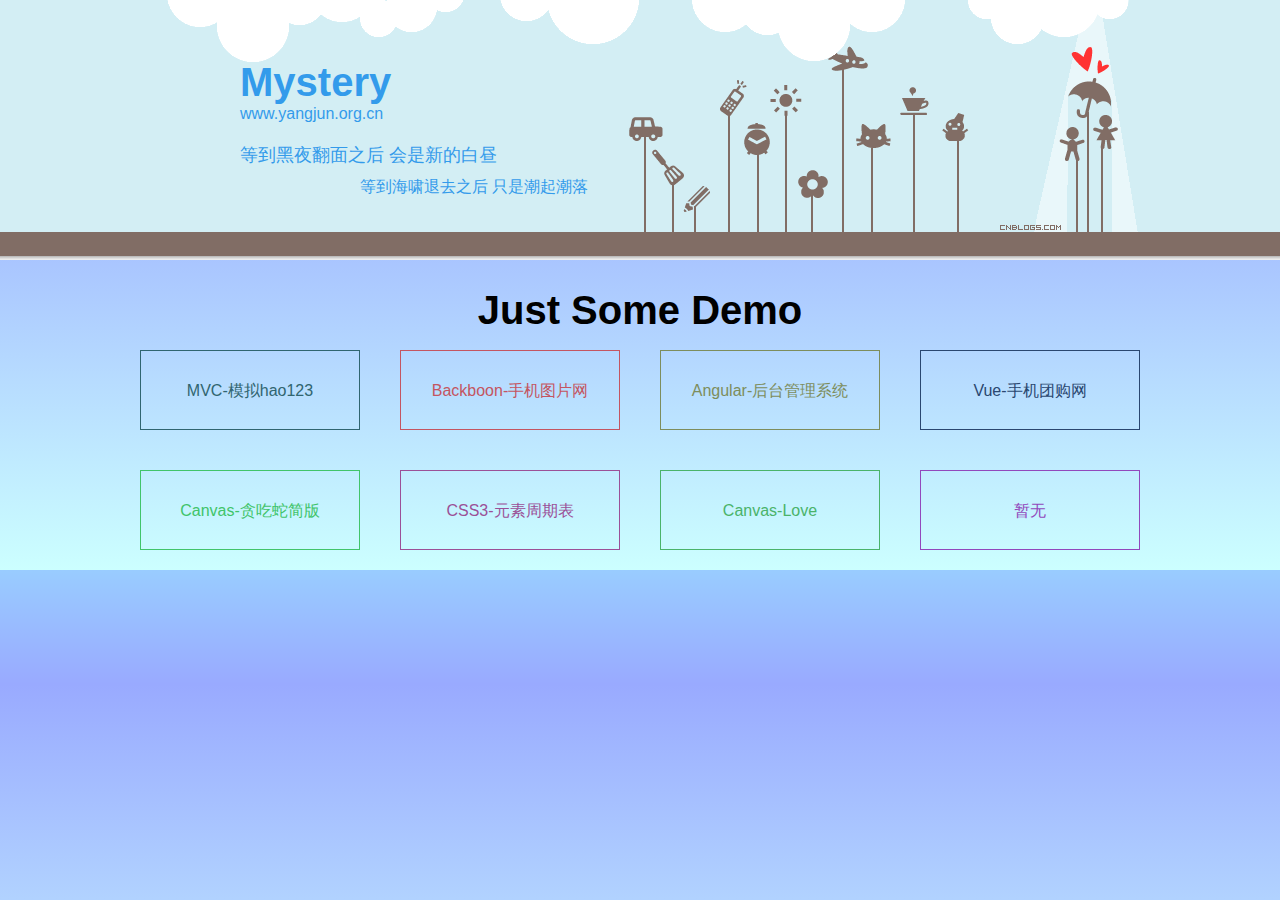
<file: index.html>
<!DOCTYPE html PUBLIC "-//W3C//DTD XHTML 1.0 Transitional//EN" "http://www.w3.org/TR/xhtml1/DTD/xhtml1-transitional.dtd">
<html xmlns="http://www.w3.org/1999/xhtml" xml:lang="en">
<head>
    <meta http-equiv="Content-Type" content="text/html;charset=UTF-8">
    <title>Mystery|Personal Github</title>
    <link rel="stylesheet" type="text/css" href="css/style.css" /> 
    <link rel="icon" type="image/x-icon" href="https://assets-cdn.github.com/favicon.ico">   
</head>
<body>
    <!-- header -->
    <header>        
        <nav>
            <div class="logo">                
                <h1><a href="http://www.yangjun.org.cn">Mystery</a></h1> 
                <p><a href="http://www.yangjun.org.cn">www.yangjun.org.cn</a></p> 
                <p class="pre">等到黑夜翻面之后 会是新的白昼 </p>
                <p class="next">等到海啸退去之后 只是潮起潮落</p>
            </div>
        </nav>
    </header>
    <!-- content -->
<div class="content">
<div class="container">
        <h1>Just Some Demo</h1>      
    <section>
        <!-- <a class="btn-1-2" href="#">Double Swipe</a> -->
        <a class="btn-2" href="hao123">MVC-模拟hao123</a>
        <a class="btn-3" href="pictures"><span>Backboon-手机图片网</span></a>
        <a class="btn-4" href="project"><span>Angular-后台管理系统</span></a>
        <a class="btn-5" href="shopping">Vue-手机团购网</a>
        <a class="btn-7" href="game"><span>Canvas-贪吃蛇简版</span></a>
        <!-- <a class="btn-8" href="#">Smoosh</a> -->
        <a class="btn-9" href="h5"><span>CSS3-元素周期表</span></a>
        <a class="btn-10" href="love"><span>Canvas-Love</span></a>
        <a class="btn-11" href="#">暂无</a>
        </section>
</div>
</div>
     <script src='http://zaole.net/sliding.js'></script>
</body>
</html>
</file>
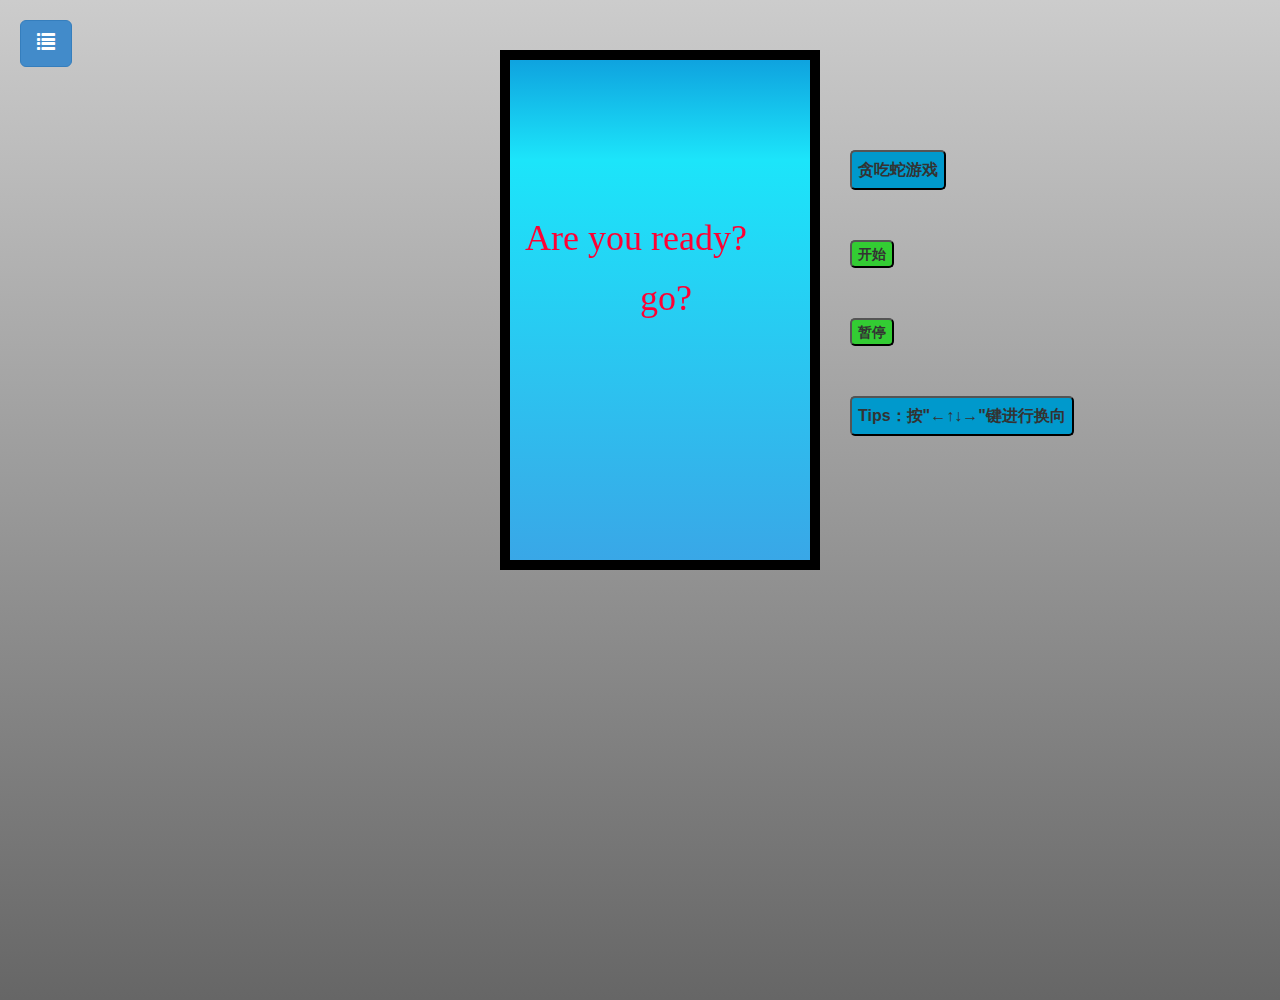
<file: game/index.html>
<!DOCTYPE html>
<html>
<head lang="en">
    <meta charset="UTF-8">
    <title>贪吃蛇—Canvas游戏</title>    
    <link rel="stylesheet" type="text/css" href="css/bootstrap.css">
    <style type="text/css">
        body{
            height: 1000px;
            overflow: hidden;
            background-image:-webkit-linear-gradient(top,#ccc, #999 50%,#666);
        }
       canvas{
            position: fixed;
            left: 500px;
            top: 50px;
        }
        
        .form{            
            position: absolute;
            left: 850px;
            top: 150px;
        }
        input{
            display: block;
            margin-bottom: 50px;
            height: 28px;         
            text-align: center;
            font-size: 14px;
            font-weight: bold;
            border-radius: 5px;
            background-color: #33CC33;
        }
        .name{
            background-color: #0099CC;
            height: 40px;
            font-size: 16px;            
         }
        .show{
            position: absolute;
            left: 20px;
            top: 20px;
        }      
        

    </style>
</head >
<body>        <!-- Button trigger modal -->
<div class="show">
    <button type="button" class="btn btn-primary btn-lg" data-toggle="modal" data-target="#myModal" ><span class="glyphicon glyphicon-list" aria-hidden="true"></span></button>
</div>

<!-- Modal -->
<div class="modal fade" id="myModal" tabindex="-1" role="dialog" aria-labelledby="myModalLabel">
  <div class="modal-dialog" role="document">
    <div class="modal-content">
      <div class="modal-header">
        <button type="button" class="close" data-dismiss="modal" aria-label="Close"><span aria-hidden="true"></span></button>
        <h4 class="modal-title" id="myModalLabel">Mystery</h4>
      </div>
      <div class="modal-body">
        <ul>
          <li><a href="http://www.yangjun.org.cn/">回到首页</a></li>
          <li><a href="http://www.css88.com/book/css/">CSS在线手册</a></li>
        </ul>
        
        
      </div>
      <div class="modal-footer">
        <button type="button" class="btn btn-default" data-dismiss="modal">Close</button>      
      </div>
    </div>
  </div>
</div>
    <audio src="http://sc.111ttt.com/up/mp3/320231/A9F38B9CAB43FB62026C49D46BE95E0B.mp3" autoplay></audio>
<div class="form">
<input type="button" value='贪吃蛇游戏' class='name'>
<input type="button" value='开始' id='start'>
<input type="button" value='暂停' id='pause'>
<input type="button" value='Tips：按"←↑↓→"键进行换向'class="name">
</div>
<canvas width="300" height="500" id="canvas" style="border:10px solid #000;background-image:-webkit-linear-gradient(top,#0fa3df,#1ce5fa 20%,#39a7e7);">请升级您的浏览器</canvas>
<script type="text/javascript" src="js/main.js"></script>
<script type="text/javascript" src="js/jquery-1.12.3.min.js"></script>
<script type="text/javascript" src="js/bootstrap.min.js"></script>

</body>
</html>
</file>
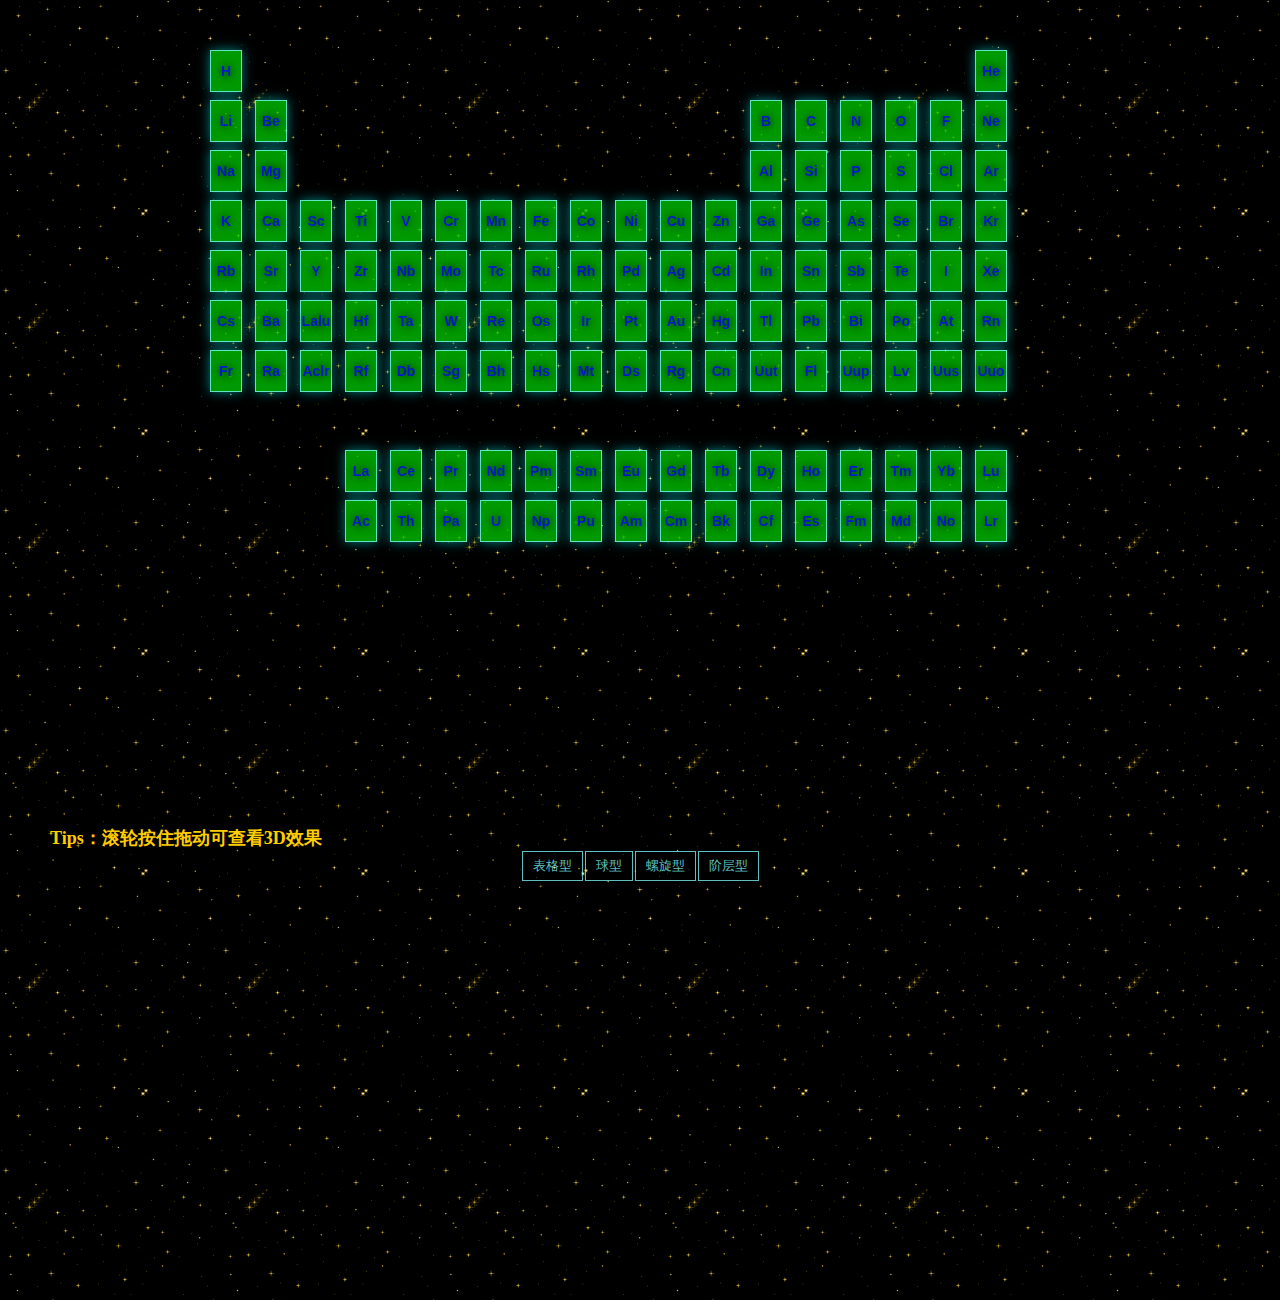
<file: h5/index.html>
<!DOCTYPE html>
<html>
<head>
<meta charset="utf-8">
<meta name="" content="">
<title>元素周期表</title>
<style>
html, body {
	height: 100%;
}
body {
	background: url(3.jpg) center center;
	margin: 0;
	overflow: hidden;
}
.stage{
	width: 1000px;
	height: 800px;
	margin: 400px auto;
	perspective:3000px;
}
.stage .unit{
	width: 1000px;
	height: 800px;
	position: relative;
	transform-style:preserve-3d;
 	transition:all 0.5s ease 0s;
 	text-align: center;
}
.menu {
	position: absolute;
	bottom: 20px;
	width: 100%;
	text-align: center;
}
span {
	width: 30px;
	height: 40px;
	font-family: Helvetica, sans-serif;
	font-size: 14px;
	line-height: 40px;
	font-weight: bold;
	color: rgba(0,0,255,0.8);
    text-shadow: 0 0 10px rgba(0,0,0,0.95);
	box-shadow: 0px 0px 12px rgba(0,255,255,0.5);
	border: 1px solid rgba(127,255,255,0.75);
	text-align: center;
	cursor: default;
	transition:all 3s ease 0s;
	position: absolute;
}

span:hover {
	box-shadow: 0px 0px 12px rgba(0,255,255,0.75);
	border: 1px solid rgba(127,255,255,0.75);
}

button {
	color: rgba(127,255,255,0.75);
	background: transparent;
	outline: 1px solid rgba(127,255,255,0.75);
	border: 0px;
	padding: 5px 10px;
	cursor: pointer;
}
button:hover {
	background-color: rgba(0,255,255,0.5);
}
.tips{
	position: absolute;
	left: 50px;
	bottom: 30px;
	color: rgb(255,204,0);
	font-size: 18px;
	font-weight: bold;
    text-shadow: 0 0 10px rgba(0,0,0,0.95);
}

</style>
</head>
<body>

	<div class="stage">
		<div class="unit">
		
		</div>
	</div>

	<div class="menu">
		<div class="tips">Tips：滚轮按住拖动可查看3D效果</div>
		<button class="table">表格型</button>
		<button class="ball">球型</button>
		<button class="luoxuan">螺旋型</button>
		<button class="jieceng">阶层型</button>
	</div>

	<script src="js/jquery-1.12.3.min.js"></script>
	<script>
		//设置一个存放所有元素的数组，后面存储行、列信息，下面组件dom时使用，只能这样
		var table = [
			"H", 1, 1,
			"He",18, 1,
			"Li",1, 2,
			"Be",2, 2,
			"B",13, 2,
			"C",14, 2,
			"N",15, 2,
			"O",16, 2,
			"F",17, 2,
			"Ne",18, 2,
			"Na",1, 3,
			"Mg",2, 3,
			"Al",13, 3,
			"Si",14, 3,
			"P",15, 3,
			"S",16, 3,
			"Cl",17, 3,
			"Ar",18, 3,
			"K", 1, 4,
			"Ca", 2, 4,
			"Sc", 3, 4,
			"Ti", 4, 4,
			"V", 5, 4,
			"Cr", 6, 4,
			"Mn", 7, 4,
			"Fe",8, 4,
			"Co",9, 4,
			"Ni",10, 4,
			"Cu", 11, 4,
			"Zn", 12, 4,
			"Ga", 13, 4,
			"Ge", 14, 4,
			"As", 15, 4,
			"Se", 16, 4,
			"Br", 17, 4,
			"Kr", 18, 4,
			"Rb", 1, 5,
			"Sr", 2, 5,
			"Y",  3, 5,
			"Zr", 4, 5,
			"Nb", 5, 5,
			"Mo",  6, 5,
			"Tc",  7, 5,
			"Ru", 8, 5,
			"Rh", 9, 5,
			"Pd", 10, 5,
			"Ag", 11, 5,
			"Cd", 12, 5,
			"In", 13, 5,
			"Sn", 14, 5,
			"Sb", 15, 5,
			"Te", 16, 5,
			"I",  17, 5,
			"Xe", 18, 5,
			"Cs", 1, 6,
			"Ba", 2, 6,
			"Lalu",3,6,
			"Aclr",3,7,
			"La", 4, 9,
			"Ce", 5, 9,
			"Pr", 6, 9,
			"Nd", 7, 9,
			"Pm", 8, 9,
			"Sm", 9, 9,
			"Eu", 10, 9,
			"Gd", 11, 9,
			"Tb", 12, 9,
			"Dy",13, 9,
			"Ho",14, 9,
			"Er",15, 9,
			"Tm",16, 9,
			"Yb",17, 9,
			"Lu", 18, 9,
			"Hf",4, 6,
			"Ta",5, 6,
			"W",6, 6,
			"Re", 7, 6,
			"Os", 8, 6,
			"Ir", 9, 6,
			"Pt", 10, 6,
			"Au", 11, 6,
			"Hg",12, 6,
			"Tl", 13, 6,
			"Pb", 14, 6,
			"Bi",15, 6,
			"Po",16, 6,
			"At",17, 6,
			"Rn", 18, 6,
			"Fr", 1, 7,
			"Ra", 2, 7,
			"Ac", 4, 10,
			"Th", 5, 10,
			"Pa", 6, 10,
			"U", 7, 10,
			"Np", 8, 10,
			"Pu",9, 10,
			"Am",10, 10,
			"Cm",11, 10,
			"Bk",12, 10,
			"Cf",13, 10,
			"Es", 14, 10,
			"Fm",15, 10,
			"Md", 16, 10,
			"No", 17, 10,
			"Lr",  18, 10,
			"Rf", 4, 7,
			"Db", 5, 7,
			"Sg", 6, 7,
			"Bh", 7, 7,
			"Hs", 8, 7,
			"Mt", 9, 7,
			"Ds",10, 7,
			"Rg", 11, 7,
			"Cn", 12, 7,
			"Uut", 13, 7,
			"Fl",  14, 7,
			"Uup", 15, 7,
			"Lv", 16, 7,
			"Uus", 17, 7,
			"Uuo", 18, 7
		];
		//循环添加元素，把不同的、随机的元素在循环时添加进去。
		var $unit = $(".unit");
		for (var i = 0 ; i< table.length ; i+=3) {
		
			//孤儿节点
			$spani = $("<span></span>");
			$spani.html( table[i] );
			//添加预设的随机属性
			$spani.css({
				"left": Math.random()*750-250+"px",
				"top": Math.random()*750 - 250+"px",
				"backgroundColor" : 'rgba(0,204,0,0.75)',
				"transform":"translateZ(" +(Math.random()*3000-1000) +"px)"
			});
			$(".unit").append($spani);
		}
		//再次得到所有span
		$span = $(".unit span");
		// 设置默认样式
		$span.each(function(i){
				$(this).css({
					"transform":"rotateY(" + 0 + "deg) rotateX(" + 0+ "deg) translateZ("+0+"px)" ,
					"left": table[i*3+1]*45+25 +"px",
					"top": table[i*3+2]*50-400 +"px",
				})
			})
		//设置表格css样式
		$(".table").click(function(){
			$span.each(function(i){
				$(this).css({
					"transform":"rotateY(" + 0 + "deg) rotateX(" + 0+ "deg) translateZ("+0+"px)" ,
					"left": table[i*3+1]*45+25 +"px",
					"top": table[i*3+2]*50-400 +"px",
				})
			})
		})
		//设置球形样式表
		$(".ball").click(function(){
		$span.each(function(){
			$(this).css({"left":500,"top": -100});
		})
		//这里的数组编程可以比较灵活，但是为什么没有像老邵那样建数组，因为此时DOM已经存在了，而且携带了唯一信息了，所以不能从新组件DOM，需要按顺序依次添加，不能每一层都从1还是循环。
		var arr = [[0,1] , [1,4] , [5,10] , [15,15] , [30,19] , [49,22] , [71,19] , [90,15] , [105,10] , [115,4] , [119,1]];
		//数组中套数组，每一个小数组中的第一项是起始DOM编号，第二个是此层有几个元素，只要把每一层的元素个数计算好就行了。一共是118个元素。
		for(var i = 0 ; i < arr.length ; i++){
			render(-i+5 , arr[i][0] , arr[i][1]);
		}
		//传入的有三个数据，依次是：
		//1. 层编号：以最下层为-5，中间层为0，最上层为5，总共9层，为什么不是以最下层为1或0起始，因为下面要用到它直接乘以90°/5得到rotateX
		//2. 起始编号，在数组里已经算好了
		//3. 每层元素个数，下面循环使用
		// 顺便说一下，这里的编程思维主要是活用数组读取数据避免摞楼的笨办法，找出每次遍历的共性，利用数组自带数据编号的特点灵活应用。
		function render(floornumb , startnumb , amount){
			for(var i = 0 ; i < amount ; i++){
		//这里说一下，为什么上面循环没写(var i = startnumb ; i < startnumb+amount ; i++)，虽然结果也对。但此时i是元素编号，下面用i去乘每个元素的Y向角度的时候，i到后面会非常大，到118号元素的时候，实际rotateY就非常大，在后续变化类型动画时会Y轴疯狂旋转，大家想象一下。
				$span.eq(i+startnumb).css({
					"transform":"rotateY(" + (i*360/amount +Math.random()*4-2 ) + "deg)rotateX(" + ( floornumb*90/5 + Math.random()*6-3 ) + "deg) translateZ(300px)",
				});
			}
		}
		})
		//螺旋很简单，就是把每个元素依次添加一个线性增加的，translateZ，考拉讲过了。
		$(".luoxuan").click(function(){
			$span.each(function(i){
				$(this).css({
					"transform":"rotateY(" + i*10 + "deg) rotateX(" + 0+ "deg) translateZ(300px)" ,"left":500,"top":i*4-350+"px" 
				})
			})
		})
		//阶层也很简单，大家以前做过粉碎轮播，那个里面为了计算每个元素的行号，列号，用到了parseInt(i/每行个数)和i%每行个数，此时无非是变成了三维，增加了一个层数，所以元素在那一层只要%每层的总个数既得所在层号。
		$(".jieceng").click(function(){
			$span.each(function(i){
				var a = parseInt(i/25);//层号
				var b = i%5;//行号
				var c = (parseInt(i/5))%5;// 列号
				$(this).css({
					"transform":"rotateY(" + 0 + "deg) rotateX(" + 0+ "deg) translateZ("+ a* 150 +"px)" ,"left":b*150+200+"px","top":c*150-300+"px" 
				})
			})
		})
		//下面是鼠标拖拽。天下代码一大抄，抄考拉的，他的有小bug，我没调。勉强使着吧。。有时间改改。
		var startX;
 		var startY;
 		$(document).mousedown(function(event){
 			startX = event.clientX;
 			startY = event.clientY;
 			// console.log(startX,startY);

 			$unit.css("transition","none");

 			$(document).mousemove(function(event){
	 			var deltaX = event.clientX - startX;
	 			var deltaY = event.clientY - startY;
	 			// console.log(deltaX,deltaY);

	 			$unit.css("transform","rotateX(" + -deltaY / 5 + "deg) rotateY(" + deltaX / 5 + "deg)");
	 			return false;
 			});
 		});

 		$(document).mouseup(function(){
			$(document).off("mousemove");

			$unit.css("transition","all 0.5s ease 0s");
		})
 		//其实这几个结构不难，关键在于理解3D运动的本质。大家一定要想明白一件事情就是在元素旋转的时候，它的三个坐标系方向也在随着他某个方向的旋转不断变化的，举个简单的例子：transform： rotateX(90deg) rotateY(90deg)  和 transform： rotateY(90deg) rotateX(90deg) 本质是不一样的。如果能非常其清楚，别的都不难。
	</script>
</body>
</html>
</file>
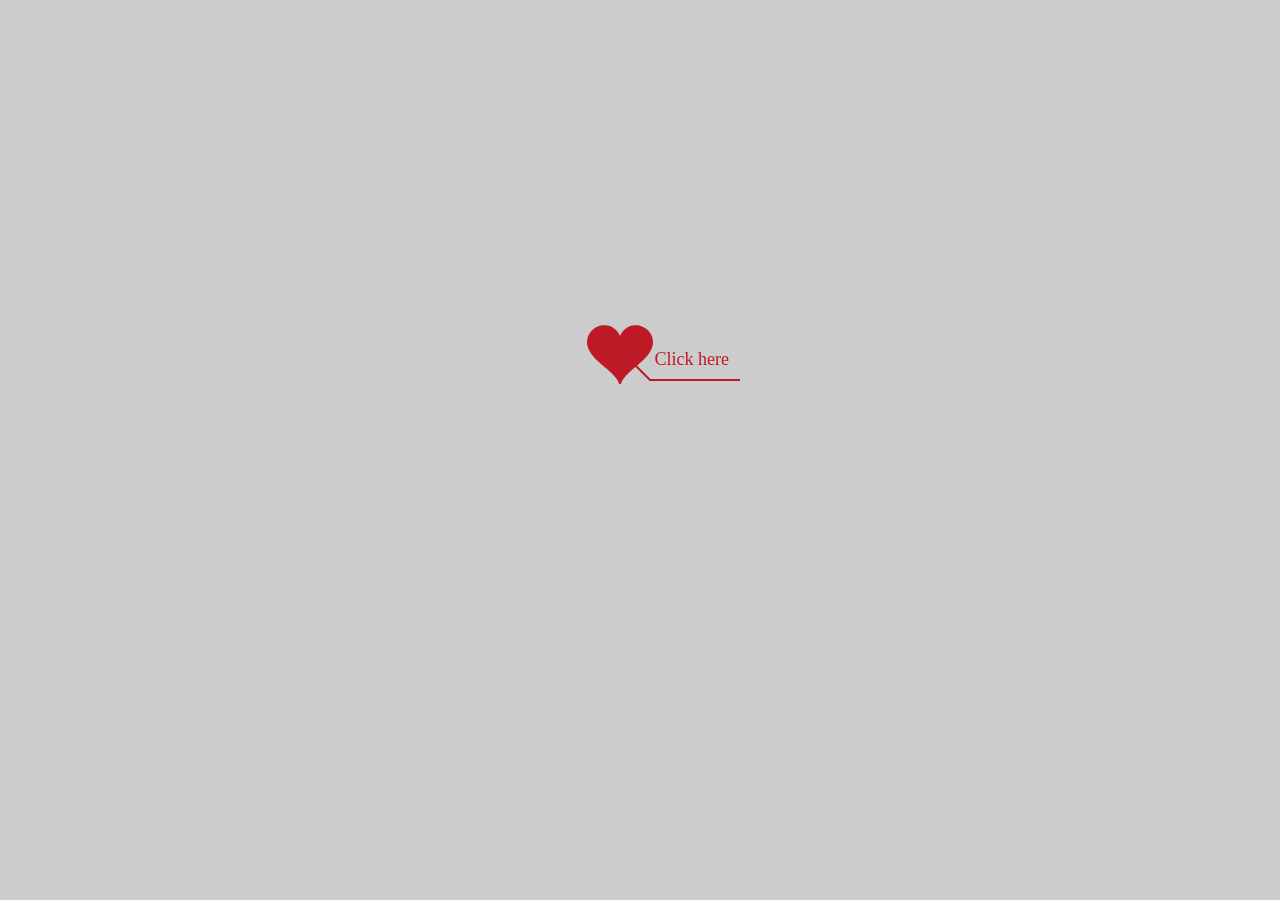
<file: love/index.html>
﻿<!DOCTYPE html PUBLIC "-//W3C//DTD XHTML 1.0 Strict//EN" "http://www.w3.org/TR/xhtml1/DTD/xhtml1-strict.dtd">
<html xml:lang="en" xmlns="http://www.w3.org/1999/xhtml"><head><meta http-equiv="Content-Type" content="text/html; charset=UTF-8">
		<title>范亚君，我爱你，七夕快乐</title>
	    
        <link type="text/css" rel="stylesheet" href="./renxi/default.css">
		<script type="text/javascript" src="./renxi/jquery.min.js"></script>
		<script type="text/javascript" src="./renxi/jscex.min.js"></script>
		<script type="text/javascript" src="./renxi/jscex-parser.js"></script>
		<script type="text/javascript" src="./renxi/jscex-jit.js"></script>
		<script type="text/javascript" src="./renxi/jscex-builderbase.min.js"></script>
		<script type="text/javascript" src="./renxi/jscex-async.min.js"></script>
		<script type="text/javascript" src="./renxi/jscex-async-powerpack.min.js"></script>
		<script type="text/javascript" src="./renxi/functions.js" charset="utf-8"></script>
		<script type="text/javascript" src="./renxi/love.js" charset="utf-8"></script>
	    <style type="text/css">
<!--
.STYLE1 {color: #666666}
-->
        </style>
</head>
    <body>
			<audio autoplay="autopaly">
					<source src="http://sc.111ttt.com/up/mp3/230669/B60CA28FD2A8B3347EF5B766E1FFBB25.mp3" type="audio/mp3" />
			</audio>  
        <div id="main">
            <div id="error">本页面采用HTML5编辑，目前您的浏览器无法显示，请换成谷歌(<a href="http://www.google.cn/chrome/intl/zh-CN/landing_chrome.html?hl=zh-CN&brand=CHMI">Chrome</a>)或者火狐(<a href="http://firefox.com.cn/download/">Firefox</a>)浏览器，或者其他游览器的最新版本。</div>
             <div id="wrap">
                <div id="text">
			        <div id="code">
			    
					  <font color="#FF0000">  	
                <span class="say"> 谨以此献给我的憨家伙——范亚君！</span><br>
				<span class="say"> 你知道吗，</span><br>
                <span class="say"> 虽然我们在一起才一年时间， </span><br>
				<span class="say"> 可我感觉从在一起的时候，我们就一起好熟悉好开心 </span><br>
				<span class="say"> 难以忘记，初次见面</span><br>
				<span class="say"> 睡眼惺忪，就被一种神奇的东西吸引！！！ </span><br>
				<span class="say"> 在一起后，你每次微笑每个表情，都深深印在我的心里</span><br>
				<span class="say"> 我一次次的确信，你就是我一直等的那个她，</span><br>
				<span class="say"> 每次生气，想到你会哭，就好舍不得，赌气的不理你，</span><br>
                <span class="say"> 最后又舍不得的主动打给你，</span><br>
                <span class="say"> 范亚君，</span><br>
                <span class="say"> 我这辈子算是砸你手里了，你要吗？会扔吗？</span><br>
				<span class="say"> 我想对你说：</span><br>
                <span class="say"> 能够遇见你，是我这一辈子最大的幸福，</span><br>
                <span class="say"> 无论何时，我都会相信你，支持你，保护你，</span><br>
                <span class="say"> 我想好好地经营我们的幸福，有属于我们俩的家，</span><br>
                <span class="say"> 并且正在和以后都会一直都会为此而努力着，</span><br>
                <span class="say"> 你愿意陪我吗，</span><br>
                <span class="say"> 情人节快乐！！！</span><br>
				<span class="say"> 爱你哦，妞！！！</span><br>
				<span class="say"><span class="space"></span></span>
			  </font></p>
      </div>
                </div>
                <div id="clock-box">
                    <span class="STYLE1"></span><font color="#33CC00">范亚君，我们在一起</font>
                    <span class="STYLE1">已经是……</span>
                  <div id="clock"></div>
              </div>
                <canvas id="canvas" width="1100" height="680"></canvas>
            </div>
            
        </div>
    
    <script>
    </script>

    <script>
    (function(){
        var canvas = $('#canvas');
		
        if (!canvas[0].getContext) {
            $("#error").show();
            return false;
        }

        var width = canvas.width();
        var height = canvas.height();
        
        canvas.attr("width", width);
        canvas.attr("height", height);

        var opts = {
            seed: {
                x: width / 2 - 20,
                color: "rgb(190, 26, 37)",
                scale: 2
            },
            branch: [
                [535, 680, 570, 250, 500, 200, 30, 100, [
                    [540, 500, 455, 417, 340, 400, 13, 100, [
                        [450, 435, 434, 430, 394, 395, 2, 40]
                    ]],
                    [550, 445, 600, 356, 680, 345, 12, 100, [
                        [578, 400, 648, 409, 661, 426, 3, 80]
                    ]],
                    [539, 281, 537, 248, 534, 217, 3, 40],
                    [546, 397, 413, 247, 328, 244, 9, 80, [
                        [427, 286, 383, 253, 371, 205, 2, 40],
                        [498, 345, 435, 315, 395, 330, 4, 60]
                    ]],
                    [546, 357, 608, 252, 678, 221, 6, 100, [
                        [590, 293, 646, 277, 648, 271, 2, 80]
                    ]]
                ]] 
            ],
            bloom: {
                num: 700,
                width: 1080,
                height: 650,
            },
            footer: {
                width: 1200,
                height: 5,
                speed: 10,
            }
        }

        var tree = new Tree(canvas[0], width, height, opts);
        var seed = tree.seed;
        var foot = tree.footer;
        var hold = 1;

        canvas.click(function(e) {
            var offset = canvas.offset(), x, y;
            x = e.pageX - offset.left;
            y = e.pageY - offset.top;
            if (seed.hover(x, y)) {
                hold = 0; 
                canvas.unbind("click");
                canvas.unbind("mousemove");
                canvas.removeClass('hand');
            }
        }).mousemove(function(e){
            var offset = canvas.offset(), x, y;
            x = e.pageX - offset.left;
            y = e.pageY - offset.top;
            canvas.toggleClass('hand', seed.hover(x, y));
        });

        var seedAnimate = eval(Jscex.compile("async", function () {
            seed.draw();
            while (hold) {
                $await(Jscex.Async.sleep(10));
            }
            while (seed.canScale()) {
                seed.scale(0.95);
                $await(Jscex.Async.sleep(10));
            }
            while (seed.canMove()) {
                seed.move(0, 2);
                foot.draw();
                $await(Jscex.Async.sleep(10));
            }
        }));

        var growAnimate = eval(Jscex.compile("async", function () {
            do {
    	        tree.grow();
                $await(Jscex.Async.sleep(10));
            } while (tree.canGrow());
        }));

        var flowAnimate = eval(Jscex.compile("async", function () {
            do {
    	        tree.flower(2);
                $await(Jscex.Async.sleep(10));
            } while (tree.canFlower());
        }));

        var moveAnimate = eval(Jscex.compile("async", function () {
            tree.snapshot("p1", 240, 0, 610, 680);
            while (tree.move("p1", 500, 0)) {
                foot.draw();
                $await(Jscex.Async.sleep(10));
            }
            foot.draw();
            tree.snapshot("p2", 500, 0, 610, 680);

            // 会有闪烁不得意这样做, (＞﹏＜)
            canvas.parent().css("background", "url(" + tree.toDataURL('image/png') + ")");
            canvas.css("background", "#ccc");
            $await(Jscex.Async.sleep(300));
            canvas.css("background", "none");
        }));

        var jumpAnimate = eval(Jscex.compile("async", function () {
            var ctx = tree.ctx;
            while (true) {
                tree.ctx.clearRect(0, 0, width, height);
                tree.jump();
                foot.draw();
                $await(Jscex.Async.sleep(25));
            }
        }));

        var textAnimate = eval(Jscex.compile("async", function () {
		    var together = new Date();
		    together.setFullYear(2015,7,2); 			//时间年月日
		    together.setHours(14);						//小时	
		    together.setMinutes(28);					//分钟
		    together.setSeconds(0);					//秒前一位
		    together.setMilliseconds(0);				//秒第二位

		    $("#code").show().typewriter();
            $("#clock-box").fadeIn(500);
            while (true) {
                timeElapse(together);
                $await(Jscex.Async.sleep(1000));
            }
        }));

        var runAsync = eval(Jscex.compile("async", function () {
            $await(seedAnimate());
            $await(growAnimate());
            $await(flowAnimate());
            $await(moveAnimate());

            textAnimate().start();

            $await(jumpAnimate());
        }));

        runAsync().start();
    })();
    </script></body></html>
</file>
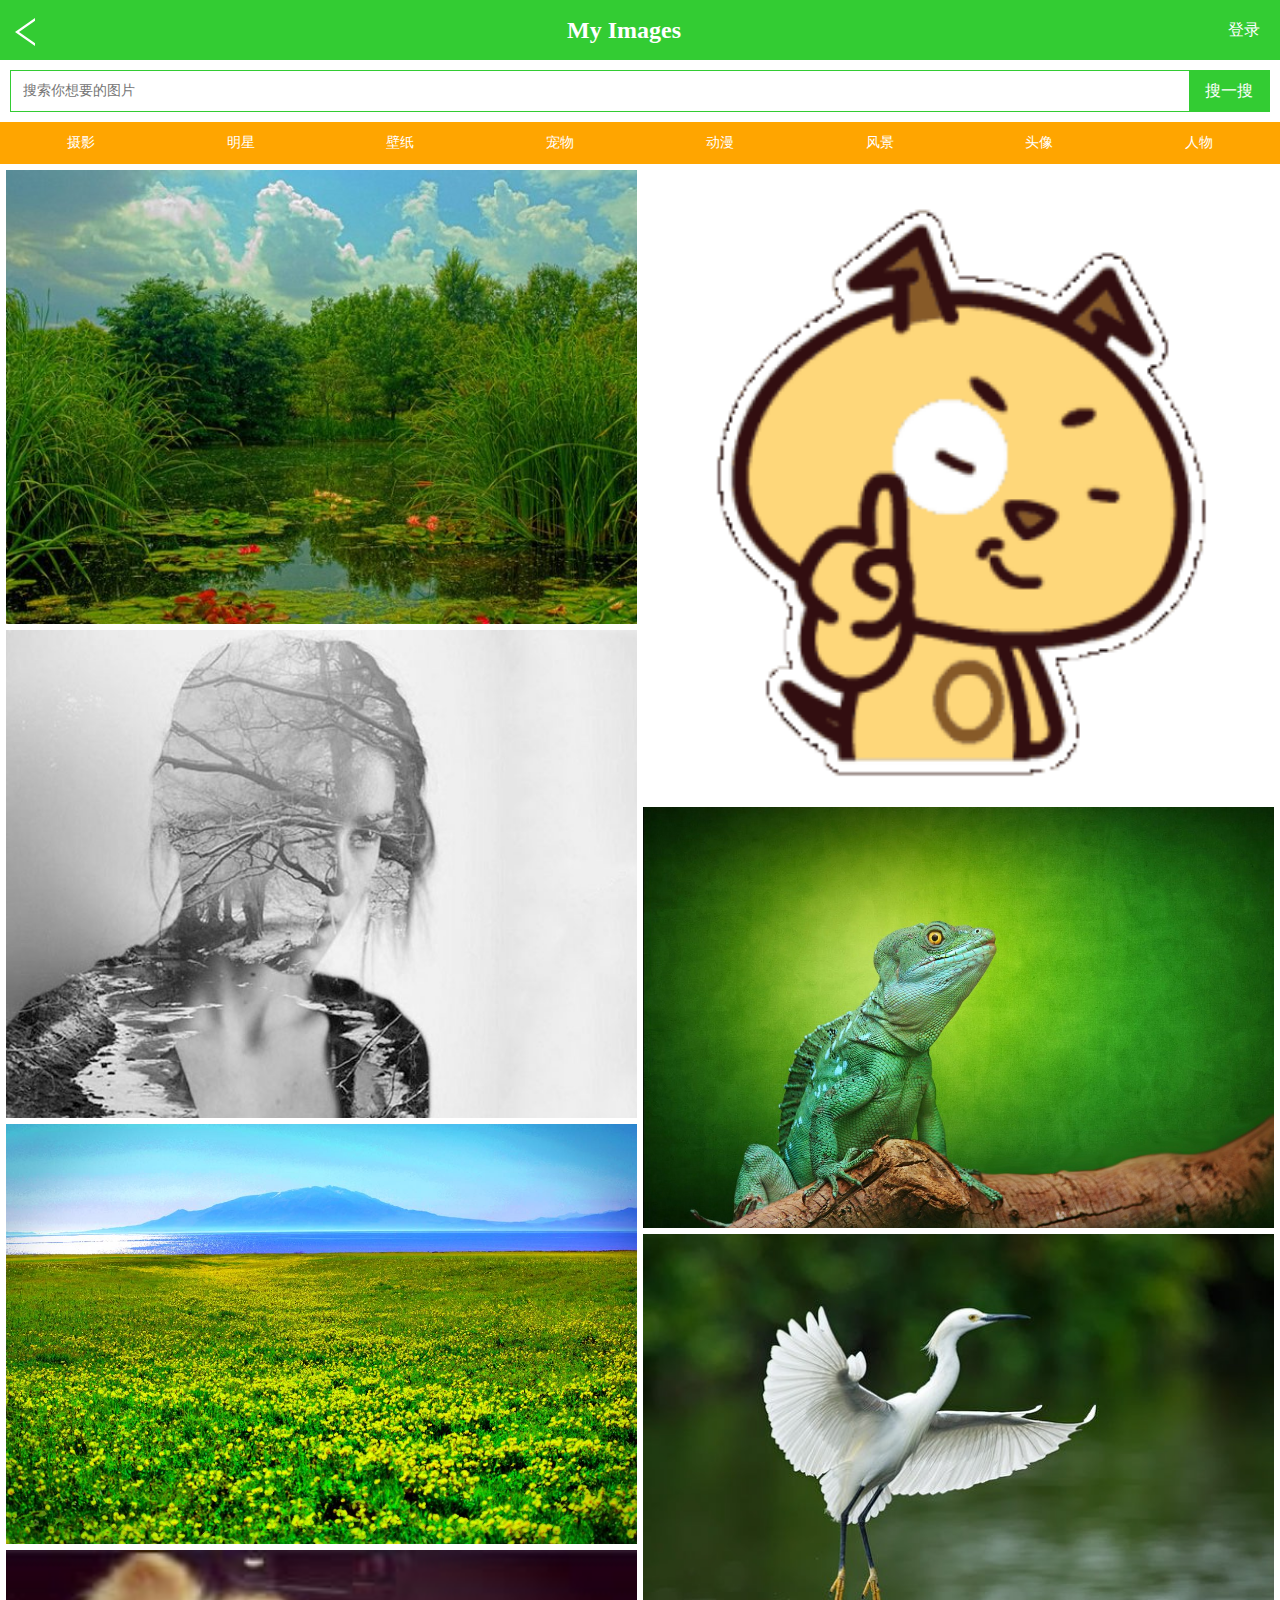
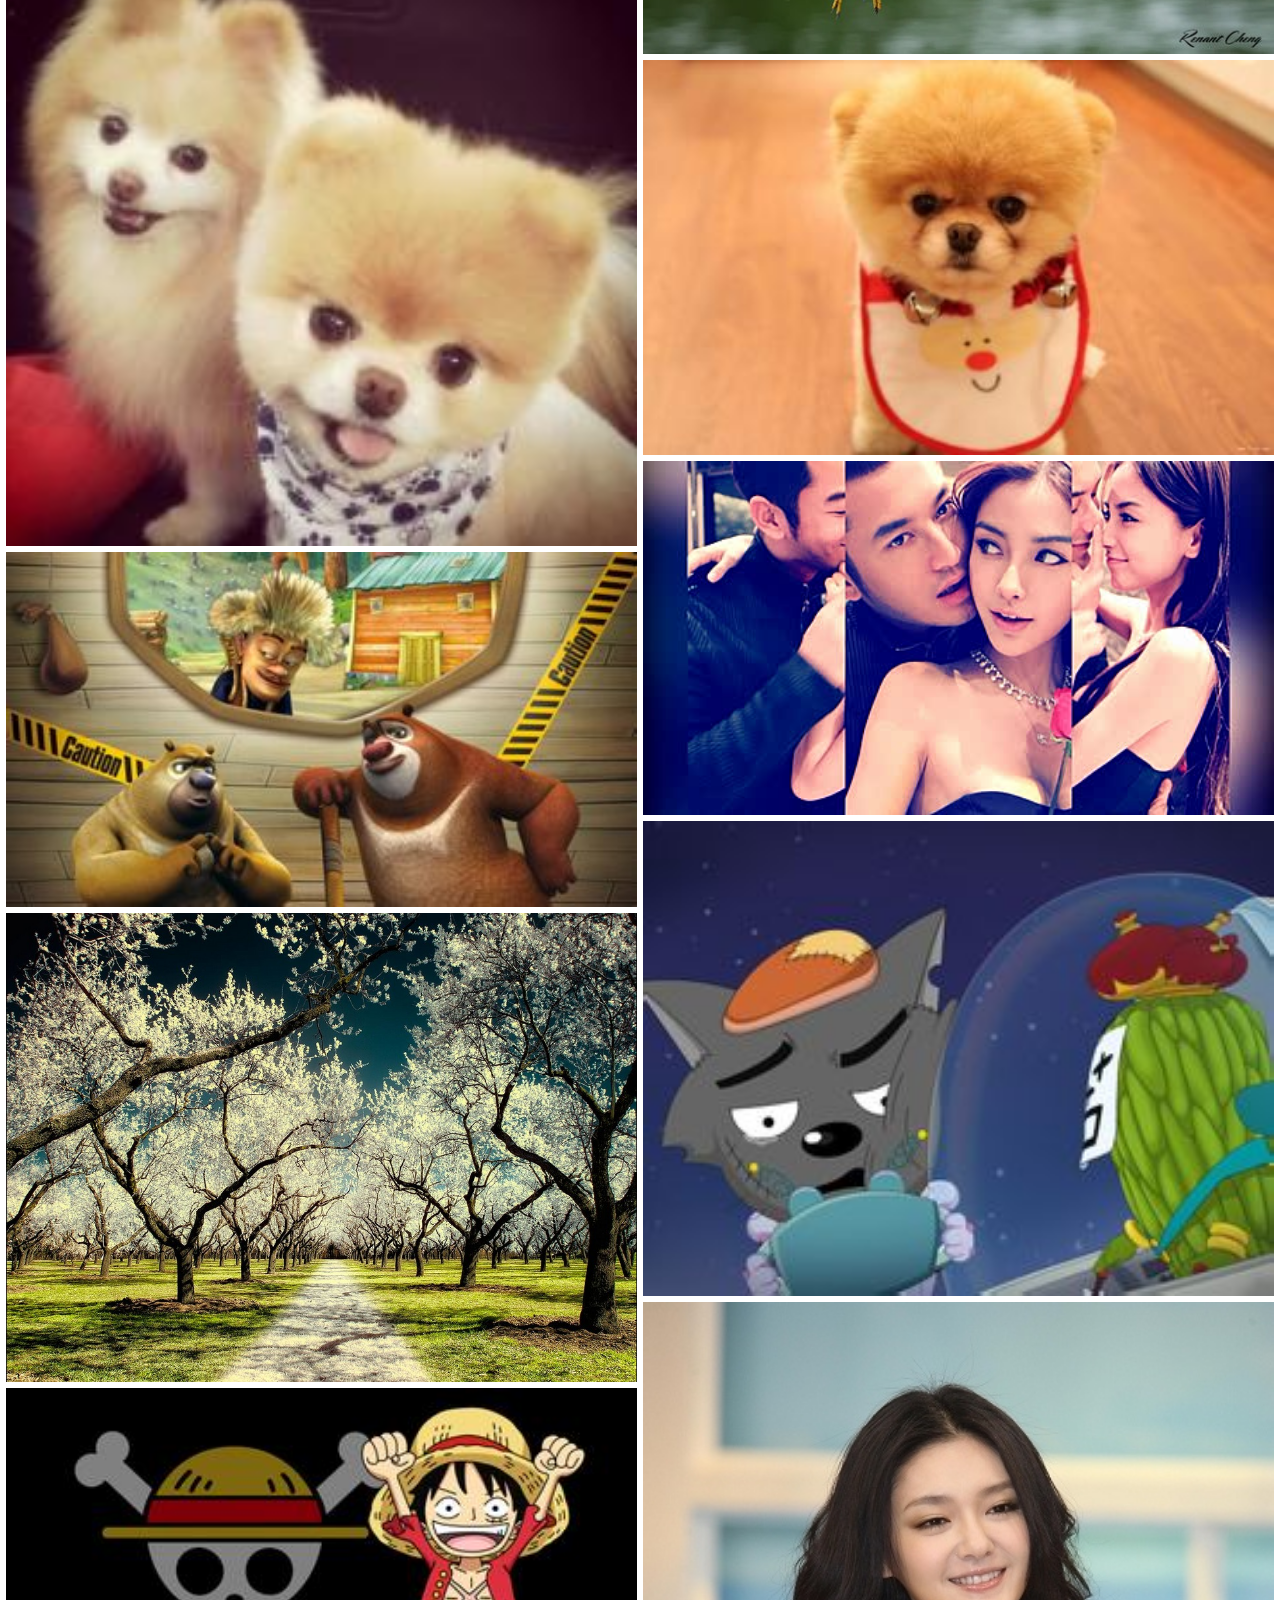
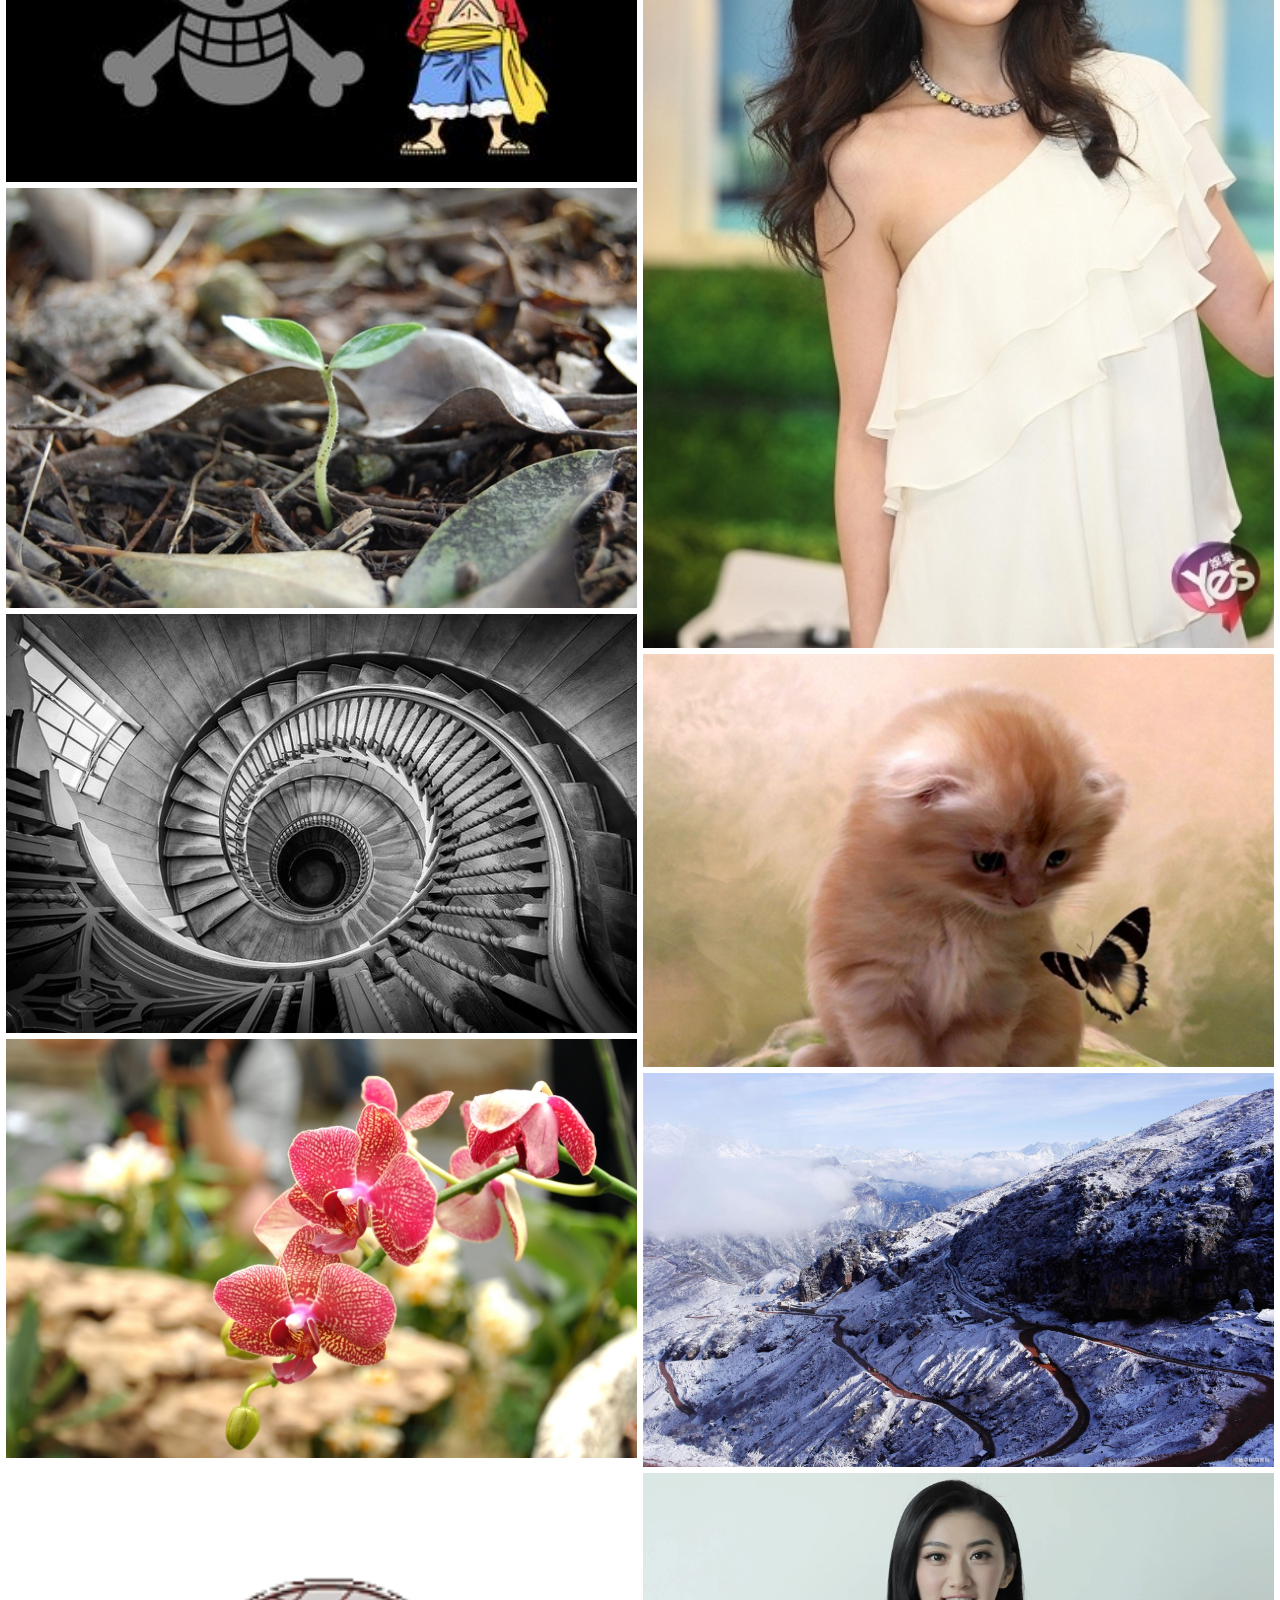
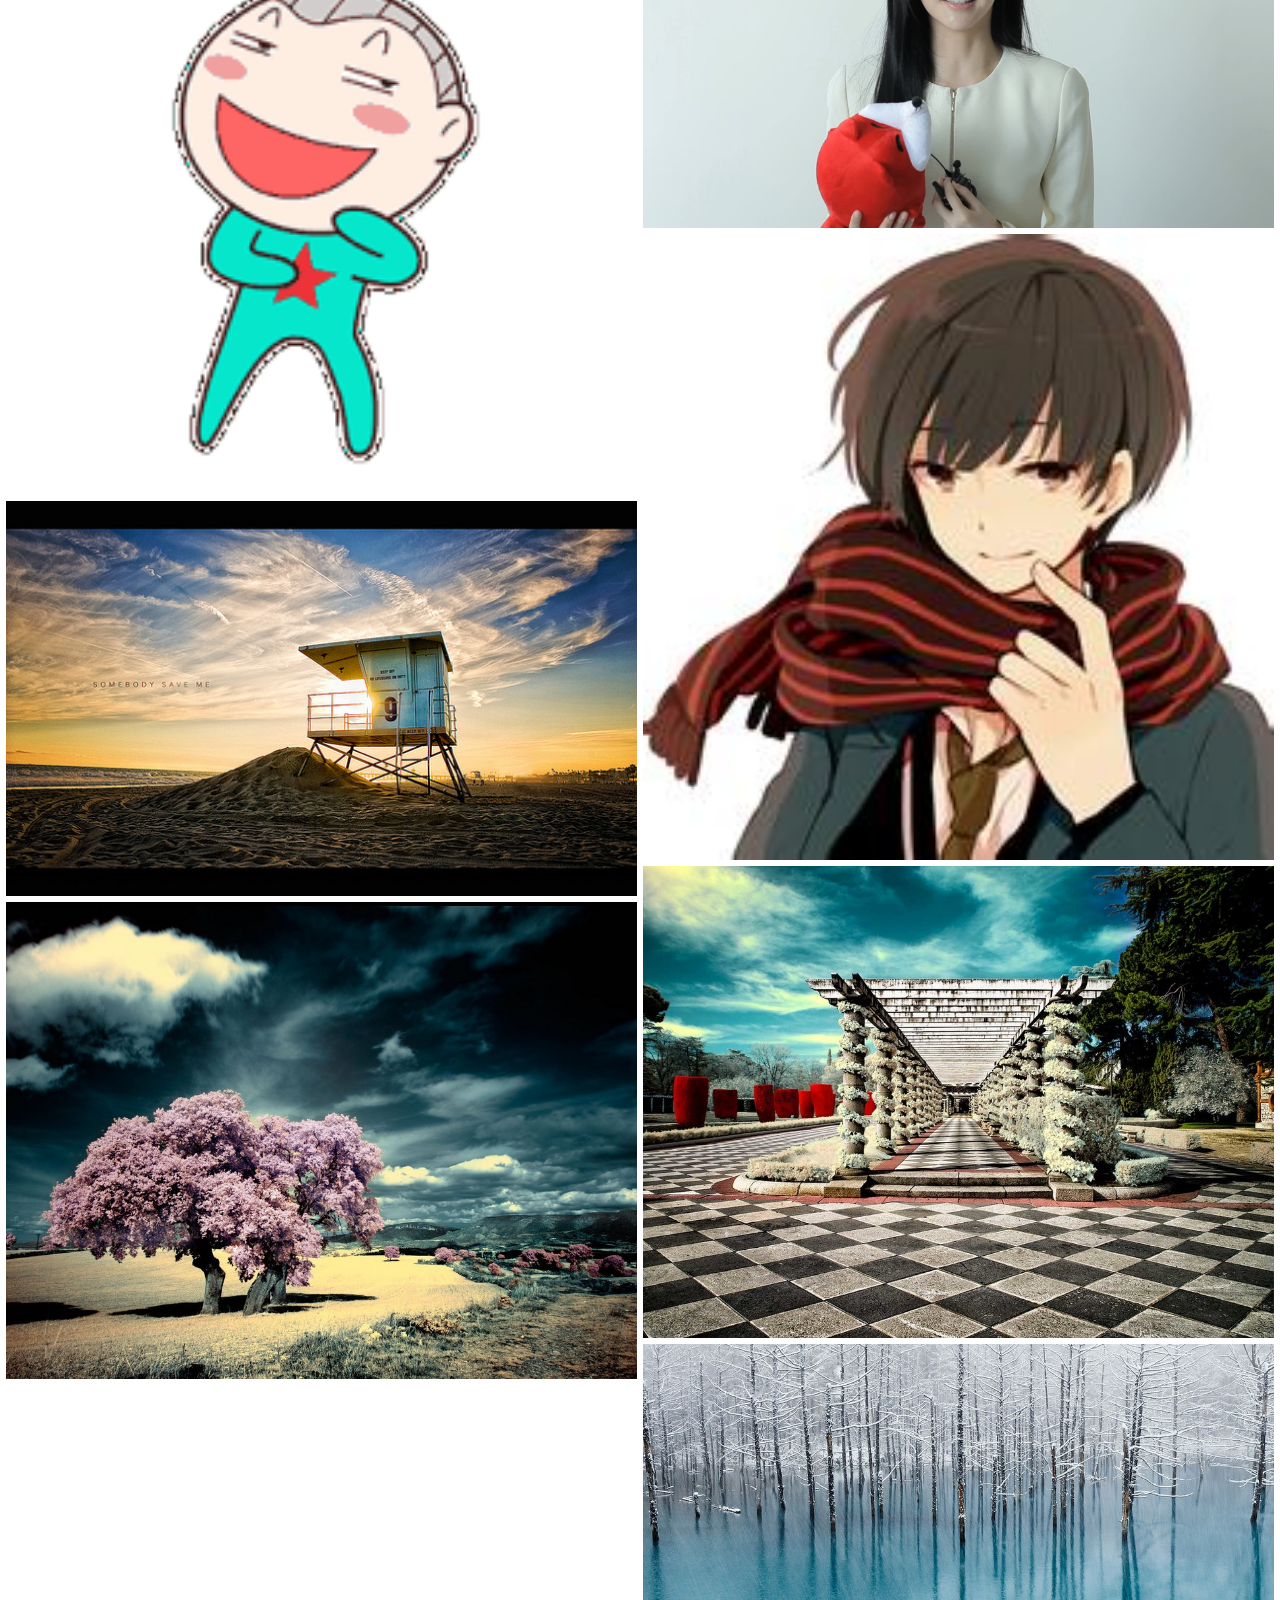
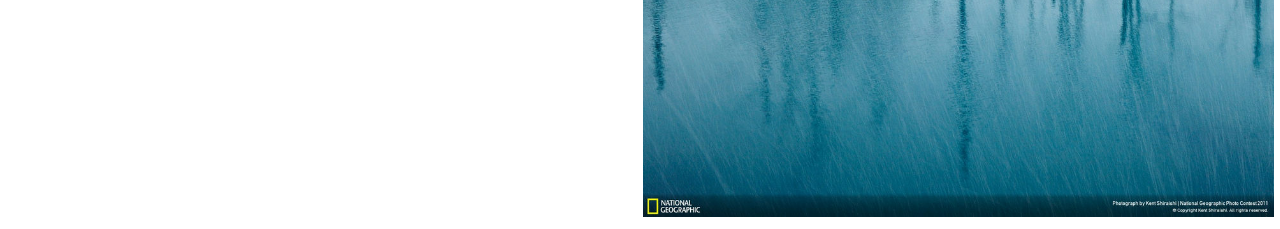
<file: pictures/index.html>
<!DOCTYPE html>
<html lang="en">
<head>
	<meta charset="UTF-8">
	<title></title>
	<meta name="viewport" content="initial-scale=1, maximum-scale=1, minimum-scale=1, width=device-width, user-scalable=no">
</head>
<body>

<div id="app">
	<section id="list" class="list">
		<header class="nav">
			<div class="change"><span class="arrow"></span><span class="arrow green"></span></div>
			<div class="login"><a href="">登录</a></div>
			<h1>My Images</h1>
		</header>
		<div class="search">
			<input type="text" class="search-input" placeholder='搜索你想要的图片'>
			<span class="search-btn">搜一搜</span>
		</div>
		<ul class="navlist clearfix">
			<li data-id="0">摄影</li>
			<li data-id="1">明星</li>
			<li data-id="2">壁纸</li>
			<li data-id="3">宠物</li>
			<li data-id="4">动漫</li>
			<li data-id="5">风景</li>
			<li data-id="6">头像</li>
			<li data-id="7">人物</li>
		</ul> 
		<div class="image-list">
			<div class="left-list"></div>
			<div class="right-list"></div>
		</div>
		<div class="go-top"><a href="#list">返回顶部</a></div>
	</section>

	<section id="layer" class="layer"></section>
</div>
<script type="text/template" id="layer_tpl">
	<div class="img-container" style="<%=styles%>">
		<img src="<%=url%>"alt="">
	</div>
	<header class="navbar hide">
		<div class="back"><span class="arrow"></span><span class="arrow green"></span></div>
		<h1 class="title"><%=title%></h1>
	</header>

</script>

<script type="text/javascript" src="js/sea.js"></script>
<script type="text/javascript" src="js/lib/seajs-css.js"></script>
<script type="text/javascript" src="js/lib/zepto.js"></script>
<script type="text/javascript" src="js/lib/zepto.touch.js"></script>
<script type="text/javascript" src="js/lib/underscore.js"></script>
<script type="text/javascript" src="js/lib/backbone.js"></script>


<script type="text/javascript">	
	// 将js目录下面的app入口文件引入进来
	seajs.use('app', function (app) {
		// app.install();
		app();
	})
</script>

</body>
</html>
</file>
<file: css/style.css>
*{
            padding: 0;
            margin: 0;
        }
        header{
            background: url(../images/bg_body.gif);
            height: 260px;
        }
        nav{
            /*margin-top: 28px;*/
            width: 1000px;
            height: 232px;
            margin: 0 auto;
            background: url(../images/banner.gif) no-repeat;
        }
        nav .logo{            
            padding-left: 100px;
            padding-top: 20px;
            color: #339BEB;           
        }
        nav h1 a{
            display: block;
            text-decoration: none;
            color: #339BEB;
            padding-top: 40px;
            font-size: 40px;
        }
        nav p a{
            display: block;
            text-decoration: none;
            color: #339BEB;            
            font-size: 16px;
        }       
        nav .pre{
            padding-top: 20px;
            font-size: 18px;
        }
         nav .next{
            text-indent: 120px;
            padding-top: 10px;
         }

         html {            
            font-family: 'Open Sans', Helvetica, arial, sans-serif;       
            background-image:-webkit-linear-gradient(top,#99CCFF,#99aaFF 20%,#CCFFFF);            
           
           
        }
        html *,
        html *:before,
        html *:after {
          box-sizing: border-box;
          -webkit-transition: 0.5s;
          transition: 0.5s;
        }
        html i, html em,
        html b, html strong,
        html span {
          -webkit-transition: none;
          transition: none;
        }
        
        *:before,
        *:after {
          z-index: -1;
        }
        
        
       
        .content{
            height: 100%;
            /*background: rgba(0,0,0,0.5);*/
            
        }
        .container{
            width: 1000px;
            overflow: hidden;
            margin: 0 auto;
            text-align: center;
        }
        .container h1{
          font-family: 'Raleway', 'Open Sans', sans-serif;         
          line-height: 1;
          font-size: 40px;
          margin-top:30px; 
        }       
        .container a{
          text-decoration: none;
            
        }
        section{
          width: 1100px;
            
        }
        section a {
          line-height: 80px;
          color: black;
          display: block;
          float: left;
                } 
        [class^="btn-"] {
          position: relative;
          margin: 20px auto;
          width: 220px;
          margin-right: 40px;
          margin-top: 20px;
          height: 80px;         
          overflow: hidden;
          border: 1px solid currentColor;        
        }        
       
        .btn-1-2 {
          color: #61cdbe;
        }
        .btn-1-2:before {
          content: '';
          width: 0;
          height: 0;
          -webkit-transform: rotate(360deg);
          border-style: solid;
          border-width: 0 0 0 0;
          border-color: transparent transparent transparent #29766b;
          position: absolute;
          bottom: 0;
          left: 0;
        }
        .btn-1-2:after {
          content: '';
          width: 0;
          height: 0;
          -webkit-transform: rotate(360deg);
          border-style: solid;
          border-width: 0 0 0 0;
          border-color: transparent transparent #29766b transparent;
          position: absolute;
          right: 0;
          bottom: 0;
        }
        .btn-1-2:hover {
          color: #d1f0ec;
        }
        .btn-1-2:hover:before {
          border-width: 206.25px 0 0 206.25px;
        }
        .btn-1-2:hover:after {
          border-width: 0 0 206.25px 206.25px;
        }
        .btn-1-2:active {
          background: #45c4b3;
        }
        
        .btn-2 {
          color: #306570;
        }
        .btn-2:before {
          content: '';
          width: 0;
          height: 0;
          -webkit-transform: rotate(360deg);
          border-style: solid;
          border-width: 0 0 0 0;
          border-color: transparent transparent transparent #072c34;
          position: absolute;
          bottom: 0;
          left: 0;
        }
        .btn-2:after {
          content: '';
          width: 0;
          height: 0;
          -webkit-transform: rotate(360deg);
          border-style: solid;
          border-width: 0 0 0 0;
          border-color: transparent #072c34 transparent transparent;
          position: absolute;
          top: 0;
          right: 0;
        }
        .btn-2:hover {
          color: #c2d2d5;
        }
        .btn-2:hover:before {
          border-width: 165px 0 0 165px;
        }
        .btn-2:hover:after {
          border-width: 0 165px 165px 0;
        }
        .btn-2:active {
          background: #0c4a57;
        }
        
        .btn-3 {
          color: #c45561;
        }
        .btn-3:before {
          content: '';
          width: 0;
          height: 0;
          -webkit-transform: rotate(360deg);
          border-style: solid;
          border-width: 0 0 0 0;
          border-color: transparent transparent transparent #6f2129;
          position: absolute;
          bottom: 0;
          left: 0;
        }
        .btn-3:after {
          content: '';
          width: 0;
          height: 0;
          -webkit-transform: rotate(360deg);
          border-style: solid;
          border-width: 0 0 0 0;
          border-color: transparent #6f2129 transparent transparent;
          position: absolute;
          top: 0;
          right: 0;
        }
        .btn-3 span:before {
          content: '';
          width: 0;
          height: 0;
          -webkit-transform: rotate(360deg);
          border-style: solid;
          border-width: 0 0 0 0;
          border-color: transparent transparent #6f2129 transparent;
          position: absolute;
          right: 0;
          bottom: 0;
        }
        .btn-3 span:after {
          content: '';
          width: 0;
          height: 0;
          -webkit-transform: rotate(360deg);
          border-style: solid;
          border-width: 0 0 0 0;
          border-color: #6f2129 transparent transparent transparent;
          position: absolute;
          top: 0;
          left: 0;
        }
        .btn-3:hover {
          color: #eecdd1;
        }
        .btn-3:hover:before {
          border-width: 165px 0 0 165px;
        }
        .btn-3:hover:after {
          border-width: 0 165px 165px 0;
        }
        .btn-3:hover span:before {
          border-width: 0 0 165px 165px;
        }
        .btn-3:hover span:after {
          border-width: 165px 165px 0 0;
        }
        .btn-3:active {
          background: #b93745;
        }
        
        .btn-4 {
          color: #7d8d5c;
        }
        .btn-4:after {
          content: '';
          width: 0;
          height: 0;
          -webkit-transform: rotate(360deg);
          border-style: solid;
          border-width: 0 0 0 0;
          border-color: transparent #3d4926 transparent transparent;
          position: absolute;
          top: 0;
          right: 0;
        }
        .btn-4:before {
          content: '';
          width: 0;
          height: 0;
          -webkit-transform: rotate(360deg);
          border-style: solid;
          border-width: 0 0 0 0;
          border-color: transparent transparent transparent #3d4926;
          position: absolute;
          bottom: 0;
          left: 0;
        }
        .btn-4:before, .btn-4:after {
          border-color: #3d4926;
        }
        .btn-4 span:after {
          content: '';
          width: 0;
          height: 0;
          -webkit-transform: rotate(360deg);
          border-style: solid;
          border-width: 0 0 0 0;
          border-color: #3d4926 transparent transparent transparent;
          position: absolute;
          top: 0;
          left: 0;
        }
        .btn-4 span:before {
          content: '';
          width: 0;
          height: 0;
          -webkit-transform: rotate(360deg);
          border-style: solid;
          border-width: 0 0 0 0;
          border-color: transparent transparent #3d4926 transparent;
          position: absolute;
          right: 0;
          bottom: 0;
        }
        .btn-4 span:before, .btn-4 span:after {
          border-color: #3d4926;
        }
        .btn-4:hover {
          color: #d9decf;
        }
        .btn-4:hover:before {
          border-width: 20px 62.5px;
        }
        .btn-4:hover:after {
          border-width: 20px 62.5px;
        }
        .btn-4:hover span:before {
          border-width: 20px 62.5px;
        }
        .btn-4:hover span:after {
          border-width: 20px 62.5px;
        }
        .btn-4:active {
          background: #66793f;
        }
        
        .btn-5 {
          color: #2a4770;
        }
        .btn-5:after {
          content: '';
          width: 0;
          height: 0;
          -webkit-transform: rotate(360deg);
          border-style: solid;
          border-width: 0 0 0 0;
          border-color: transparent #021734 transparent transparent;
          position: absolute;
          top: 0;
          right: 0;
        }
        .btn-5:before {
          content: '';
          width: 0;
          height: 0;
          -webkit-transform: rotate(360deg);
          border-style: solid;
          border-width: 0 0 0 0;
          border-color: transparent transparent transparent #021734;
          position: absolute;
          bottom: 0;
          left: 0;
        }
        .btn-5:hover {
          color: #c0c9d5;
        }
        .btn-5:hover:before, .btn-5:hover:after {
          border-width: 80px 262.5px;
        }
        .btn-5:active {
          background: #042757;
        }
        .btn-7 {
          color: #41c46a;
        }
        .btn-7:before, .btn-7:after,
        .btn-7 span:before,
        .btn-7 span:after {
          content: '';
          position: absolute;
          top: 0;
          width: 63.5px;
          height: 0;
          background: #136f30;
        }
        .btn-7:before {
          left: 0;
        }
        .btn-7:after {
          left: 125px;
        }
        .btn-7 span:before, .btn-7 span:after {
          top: auto;
          bottom: 0;
        }
        .btn-7 span:before {
          left: 62.5px;
        }
        .btn-7 span:after {
          left: 187.5px;
        }
        .btn-7:hover {
          color: #c7eed3;
        }
        .btn-7:hover:before, .btn-7:hover:after,
        .btn-7:hover span:before,
        .btn-7:hover span:after {
          height: 80px;
        }
        .btn-7:active {
          background: #1fb950;
        }

        .btn-8 {
          color: #377660;
        }
        .btn-8:before, .btn-8:after {
          content: '';
          position: absolute;
          top: 0;
          left: 0;
          width: 250px;
          height: 0;
          background: #0c3829;
        }
        .btn-8:after {
          top: auto;
          bottom: 0;
        }
        .btn-8:hover {
          color: #c4d7d0;
        }
        .btn-8:hover:before, .btn-8:hover:after {
          height: 40px;
        }
        .btn-8:active {
          background: #145e44;
        }

        .btn-9 {
          color: #9b5097;
        }
        .btn-9:before, .btn-9:after,
        .btn-9 span:before,
        .btn-9 span:after {
          content: '';
          position: absolute;
          top: 0;
          left: 0;
          width: 250px;
          height: 0;
          background: rgba(82, 29, 80, 0.25);
          -webkit-transition: 0.4s;
          transition: 0.4s;
        }
        .btn-9:after,
        .btn-9 span:before {
          top: auto;
          bottom: 0;
        }
        .btn-9 span:before,
        .btn-9 span:after {
          -webkit-transition-delay: 0.4s;
                  transition-delay: 0.4s;
        }
        .btn-9:hover {
          color: #e2cce1;
        }
        .btn-9:hover:before, .btn-9:hover:after,
        .btn-9:hover span:before,
        .btn-9:hover span:after {
          height: 80px;
        }
        .btn-9:active {
          background: #893185;
        }

        .btn-10 {
          color: #4ab36a;
        }
        .btn-10:before, .btn-10:after,
        .btn-10 span:before,
        .btn-10 span:after {
          content: '';
          position: absolute;
          top: 0;
          left: 0;
          width: 0;
          height: 80px;
          background: rgba(25, 99, 48, 0.25);
          -webkit-transition: 0.4s;
          transition: 0.4s;
        }
        .btn-10:after,
        .btn-10 span:before {
          left: auto;
          right: 0;
        }
        .btn-10 span:before,
        .btn-10 span:after {
          -webkit-transition-delay: 0.4s;
                  transition-delay: 0.4s;
        }
        .btn-10:hover {
          color: #cae9d3;
        }
        .btn-10:hover:before, .btn-10:hover:after,
        .btn-10:hover span:before,
        .btn-10:hover span:after {
          width: 250px;
        }
        .btn-10:active {
          background: #2aa550;
        }

        @-webkit-keyframes criss-cross-left {
          0% {
            left: -20px;
          }
          50% {
            left: 50%;
            width: 20px;
            height: 20px;
          }
          100% {
            left: 50%;
            width: 375px;
            height: 375px;
          }
        }

        @keyframes criss-cross-left {
          0% {
            left: -20px;
          }
          50% {
            left: 50%;
            width: 20px;
            height: 20px;
          }
          100% {
            left: 50%;
            width: 375px;
            height: 375px;
          }
        }
        @-webkit-keyframes criss-cross-right {
          0% {
            right: -20px;
          }
          50% {
            right: 50%;
            width: 20px;
            height: 20px;
          }
          100% {
            right: 50%;
            width: 375px;
            height: 375px;
          }
        }
        @keyframes criss-cross-right {
          0% {
            right: -20px;
          }
          50% {
            right: 50%;
            width: 20px;
            height: 20px;
          }
          100% {
            right: 50%;
            width: 375px;
            height: 375px;
          }
        }
        .btn-11 {
          position: relative;
          color: #9248bc;
        }
        .btn-11:before, .btn-11:after {
          position: absolute;
          top: 50%;
          content: '';
          width: 20px;
          height: 20px;
          background: #7f28b0;
          border-radius: 50%;
        }
        .btn-11:before {
          left: -20px;
          -webkit-transform: translate(-50%, -50%);
                  transform: translate(-50%, -50%);
          /*     animation: criss-cross-left 0.8s reverse; */
        }
        .btn-11:after {
          right: -20px;
          -webkit-transform: translate(50%, -50%);
                  transform: translate(50%, -50%);
          /*     animation: criss-cross-right 0.8s reverse; */
        }
        .btn-11:hover {
          color: #cae9d3;
        }
        .btn-11:hover:before, .btn-11:hover:after {
          /*       @include size($btn-width); */
        }
        .btn-11:hover:before {
          -webkit-animation: criss-cross-left 0.8s both;
                  animation: criss-cross-left 0.8s both;
        }
        .btn-11:hover:after {
          -webkit-animation: criss-cross-right 0.8s both;
                  animation: criss-cross-right 0.8s both;
        }
</file>
<file: love/renxi/default.css>
body{margin:0;padding:0;background:#ccc;font-size:14px;font-family:'微软雅黑','宋体',sans-serif;color:#231F20;overflow:auto}
a {color:#000;font-size:14px;}
#main{width:100%;}
#wrap{position:relative;margin:0 auto;width:1100px;height:680px;margin-top:10px;}
#text{width:400px;height:425px;left:60px;top:80px;position:absolute;}
#code{display:none;font-size:16px;}
#clock-box {position:absolute;left:60px;top:550px;font-size:28px;display:none;}
#clock-box a {font-size:28px;text-decoration:none;}
#clock{margin-left:48px;}
#clock .digit {font-size:64px;}
#canvas{margin:0 auto;width:1100px;height:680px;}
#error{margin:0 auto;text-align:center;margin-top:60px;display:none;}
.hand{cursor:pointer;}
.say{margin-left:5px;}
.space{margin-right:150px;}
</file>
